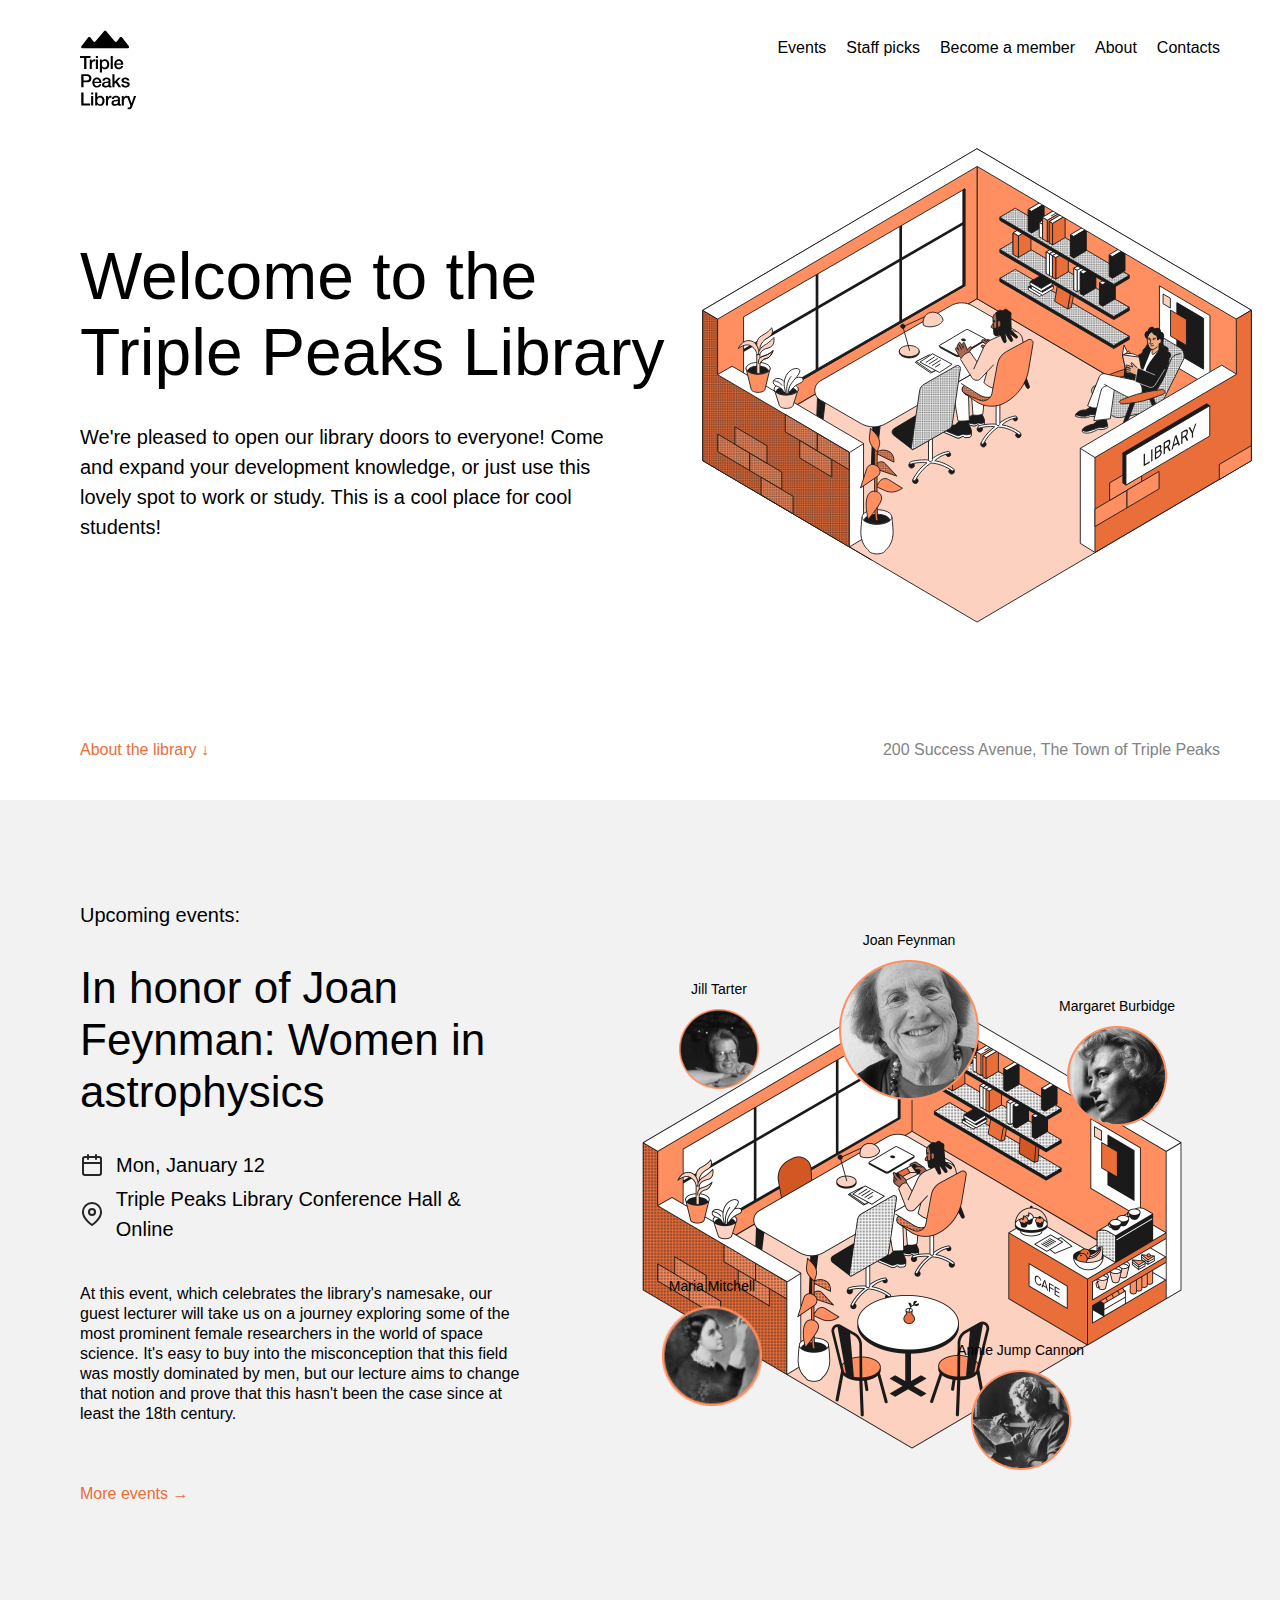
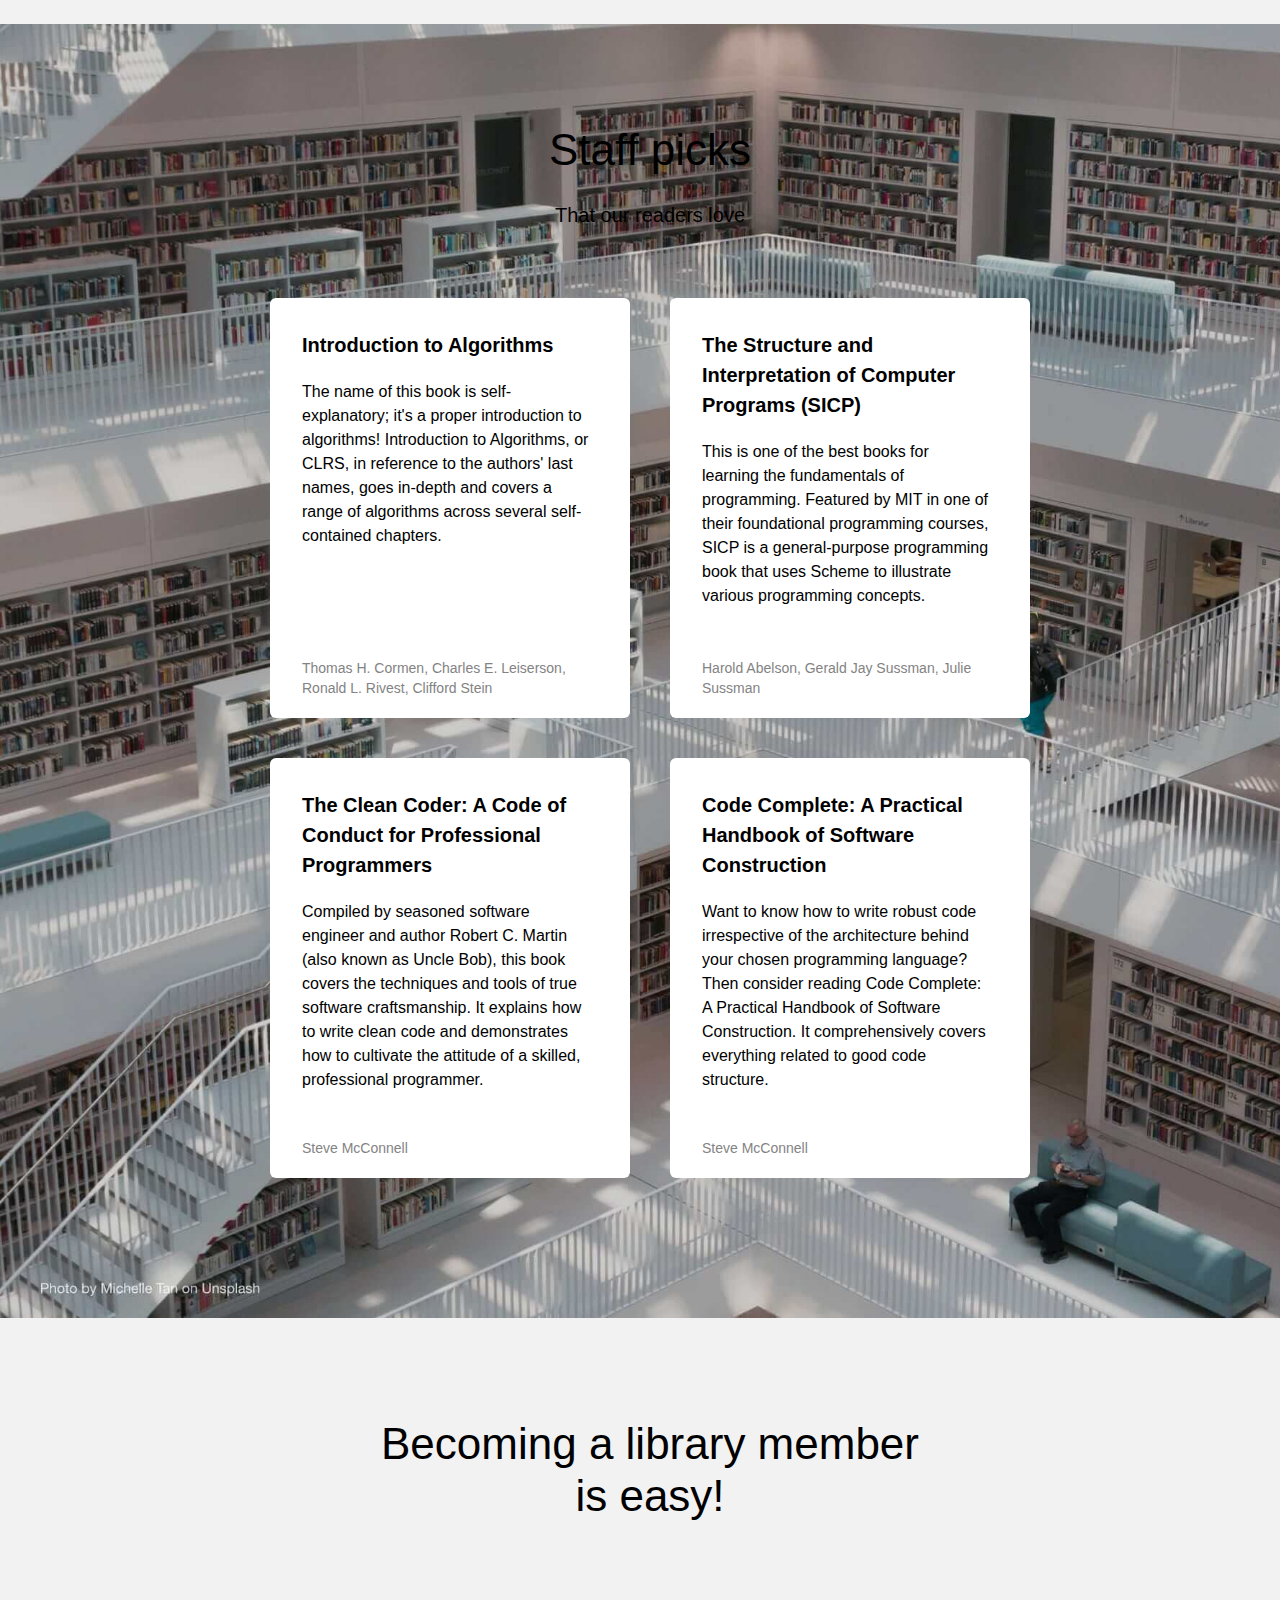
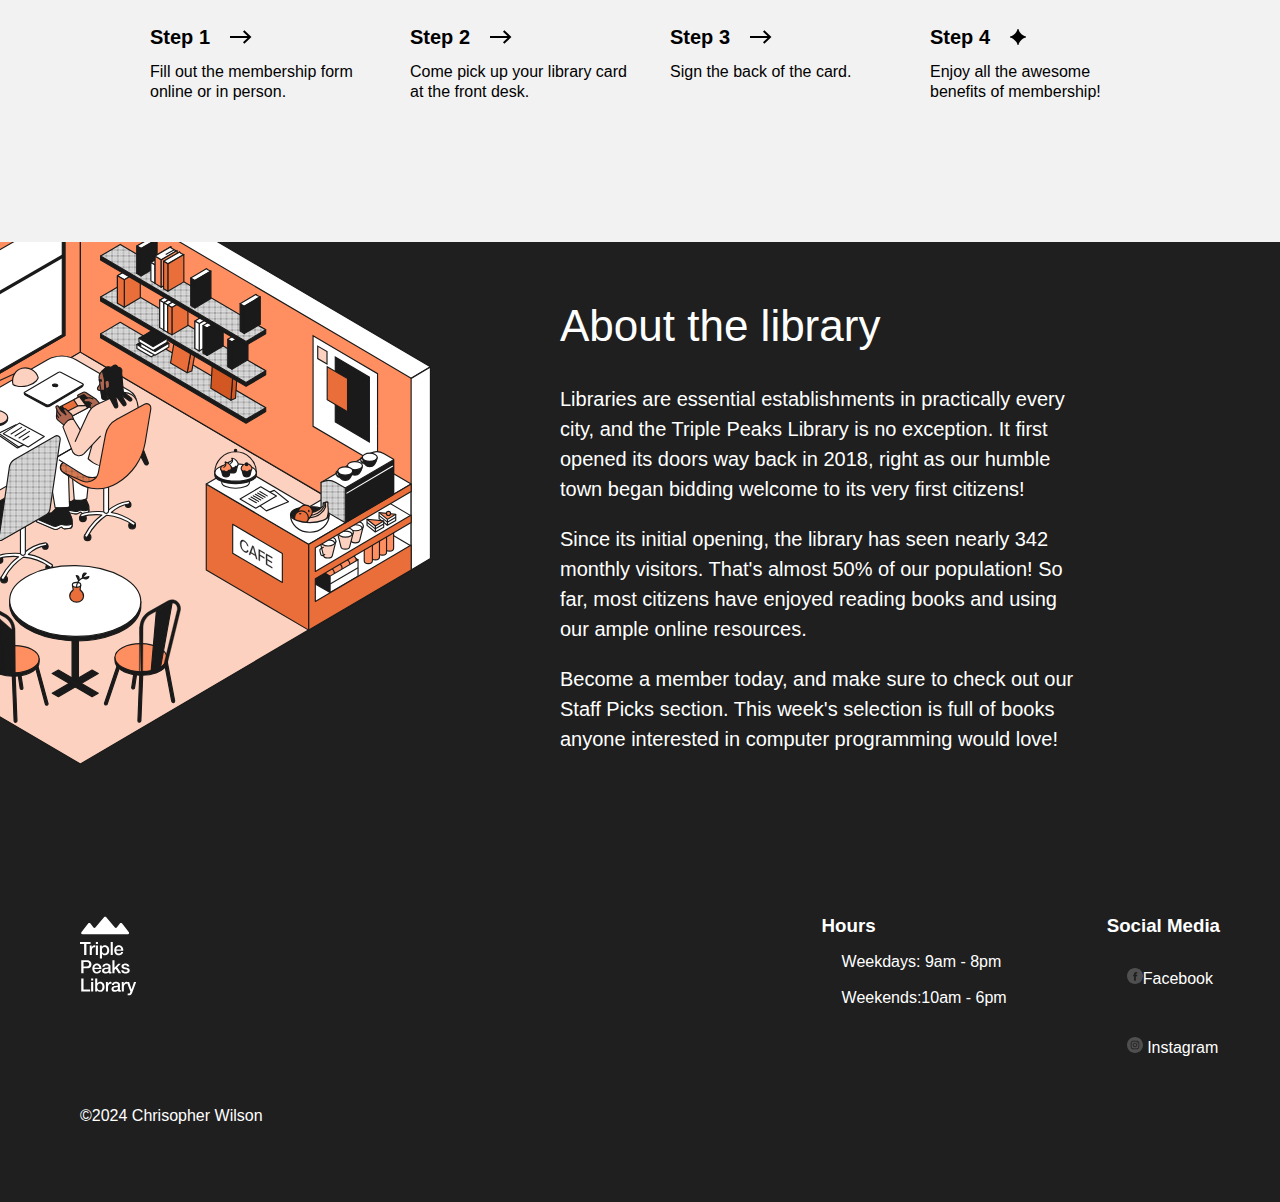
<file: se_project_library/index.html>
<!DOCTYPE html>
<html lang="en">
  <head>
    <meta charset="UTF-8" />
    <meta name="viewport" content="width=device-width, initial-scale=1.0" />
    <title>Triple Peaks Library</title>
    <link rel="shortcut icon" href="favicon.ico" />
    <link rel="stylesheet" href="./vendor/normalize.css" />
    <link rel="stylesheet" href="./styles/style.css" />
    <link
      href="https://fonts.cdnfonts.com/css/helvetica-neue-5"
      rel="stylesheet"
    />
  </head>

  <body>
    <div class="page">
      <header class="header">
        <nav class="nav">
          <img
            src="./images/logo.svg"
            alt="Triple Peaks Library Logo"
            class="nav__logo"
          />
          <ul class="nav__links">
            <li>
              <a class="nav__link" href="#events">Events</a>
            </li>
            <li>
              <a class="nav__link" href="#staff-picks">Staff picks</a>
            </li>
            <li>
              <a class="nav__link" href="#become-a-member">Become a member</a>
            </li>
            <li>
              <a class="nav__link" href="#about">About</a>
            </li>
            <li>
              <a class="nav__link" href="#footer">Contacts</a>
            </li>
          </ul>
        </nav>
        <h1 class="header__title">Welcome to the Triple Peaks Library</h1>
        <p class="header__description">
          We're pleased to open our library doors to everyone! Come and expand
          your development knowledge, or just use this lovely spot to work or
          study. This is a cool place for cool students!
        </p>
        <img
          src="./images/inside_the_library.svg"
          alt="Illustration 'Inside the library'"
          class="header__image"
        />
        <div class="header__footer">
          <a class="header__link" href="#about">About the library &darr;</a>
          <p class="header__address">
            200 Success Avenue, The Town of Triple Peaks
          </p>
        </div>
      </header>

      <main class="content">
        <section class="events" id="events">
          <div class="events__content">
            <h2 class="events__heading">Upcoming events:</h2>
            <h3 class="events__title">
              In honor of Joan Feynman: Women in astrophysics
            </h3>
            <div class="event-info events__info-section">
              <div class="event-info__item">
                <div
                  class="event-info__icon event-info__icon_type_calendar"
                ></div>
                <p class="event-info__text">Mon, January 12</p>
              </div>
              <div class="event-info__item">
                <div class="event-info__icon event-info__icon_type_pin"></div>
                <p class="event-info__text">
                  Triple Peaks Library Conference Hall & Online
                </p>
              </div>
            </div>
            <p class="events__description">
              At this event, which celebrates the library's namesake, our guest
              lecturer will take us on a journey exploring some of the most
              prominent female researchers in the world of space science. It's
              easy to buy into the misconception that this field was mostly
              dominated by men, but our lecture aims to change that notion and
              prove that this hasn't been the case since at least the 18th
              century.
            </p>
            <a href="#" class="events__more">More events &rarr;</a>
          </div>
          <div class="events__cover">
            <img
              src="./images/cafe-events.svg"
              alt="Illustration 'Inside the Cafe'"
              class="events__image"
            />
            <div class="person person_name_feynman">
              <p class="person__caption">Joan Feynman</p>
              <img
                src="./images/person_feynman.png"
                alt="picture 'Joan Feynman'"
                class="person__image person__image_size_l"
              />
            </div>
            <div class="person person_name_burbidge">
              <p class="person__caption">Margaret Burbidge</p>
              <img
                src="./images/person_burbidge.png"
                alt="picture 'Margaret Burbidge'"
                class="person__image person__image_size_m"
              />
            </div>
            <div class="person person_name_cannon">
              <p class="person__caption">Annie Jump Cannon</p>
              <img
                src="./images/person_cannon.png"
                alt="picture 'Annie Jump Cannon'"
                class="person__image person__image_size_m"
              />
            </div>
            <div class="person person_name_mitchell">
              <p class="person__caption">Maria Mitchell</p>
              <img
                src="./images/person_mitchell.png"
                alt="picture 'Maria Mitchell'"
                class="person__image person__image_size_m"
              />
            </div>
            <div class="person person_name_tarter">
              <p class="person__caption">Jill Tarter</p>
              <img
                src="./images/person_tarter.png"
                alt="picture 'Jill Tarter'"
                class="person__image person__image_size_s"
              />
            </div>
          </div>
        </section>

        <section class="staff">
          <h2 class="staff__title" id="staff-picks">Staff picks</h2>
          <p class="staff__subtitle">That our readers love</p>
          <ul class="staff__cards">
            <li class="card">
              <div class="card__content">
                <h3 class="card__title">Introduction to Algorithms</h3>
                <p class="card__text">
                  The name of this book is self-explanatory; it's a proper
                  introduction to algorithms! Introduction to Algorithms, or
                  CLRS, in reference to the authors' last names, goes in-depth
                  and covers a range of algorithms across several self-contained
                  chapters.
                </p>
                <p class="card__footer">
                  Thomas H. Cormen, Charles E. Leiserson, Ronald L. Rivest,
                  Clifford Stein
                </p>
              </div>
            </li>

            <li class="card">
              <div class="card__content">
                <h3 class="card__title">
                  The Structure and Interpretation of Computer Programs (SICP)
                </h3>
                <p class="card__text">
                  This is one of the best books for learning the fundamentals of
                  programming. Featured by MIT in one of their foundational
                  programming courses, SICP is a general-purpose programming
                  book that uses Scheme to illustrate various programming
                  concepts.
                </p>
                <p class="card__footer">
                  Harold Abelson, Gerald Jay Sussman, Julie Sussman
                </p>
              </div>
            </li>

            <li class="card">
              <div class="card__content">
                <h3 class="card__title">
                  The Clean Coder: A Code of Conduct for Professional
                  Programmers
                </h3>
                <p class="card__text">
                  Compiled by seasoned software engineer and author Robert C.
                  Martin (also known as Uncle Bob), this book covers the
                  techniques and tools of true software craftsmanship. It
                  explains how to write clean code and demonstrates how to
                  cultivate the attitude of a skilled, professional programmer.
                </p>
                <p class="card__footer">Steve McConnell</p>
              </div>
            </li>

            <li class="card">
              <div class="card__content">
                <h3 class="card__title">
                  Code Complete: A Practical Handbook of Software Construction
                </h3>
                <p class="card__text">
                  Want to know how to write robust code irrespective of the
                  architecture behind your chosen programming language? Then
                  consider reading Code Complete: A Practical Handbook of
                  Software Construction. It comprehensively covers everything
                  related to good code structure.
                </p>
                <p class="card__footer">Steve McConnell</p>
              </div>
            </li>
          </ul>
        </section>

        <section class="membership">
          <h2 class="membership__title" id="become-a-member">
            Becoming a library member is easy!
          </h2>
          <ul class="membership__steps">
            <li class="step">
              <h3 class="step__title">
                Step 1
                <img
                  src="./images/icon_step_forward.svg"
                  alt="icon forward"
                  class="step__icon"
                />
              </h3>
              <p class="step__description">
                Fill out the membership form online or in person.
              </p>
            </li>
            <li class="step">
              <h3 class="step__title">
                Step 2
                <img
                  src="./images/icon_step_forward.svg"
                  alt="icon forward"
                  class="step__icon"
                />
              </h3>
              <p class="step__description">
                Come pick up your library card at the front desk.
              </p>
            </li>
            <li class="step">
              <h3 class="step__title">
                Step 3
                <img
                  src="./images/icon_step_forward.svg"
                  alt="icon forward"
                  class="step__icon"
                />
              </h3>
              <p class="step__description">Sign the back of the card.</p>
            </li>
            <li class="step">
              <h3 class="step__title">
                Step 4
                <img
                  src="./images/icon_step_finish.svg"
                  alt="icon finish"
                  class="step__icon"
                />
              </h3>
              <p class="step__description">
                Enjoy all the awesome benefits of membership!
              </p>
            </li>
          </ul>
        </section>

        <section class="about">
          <img
            class="about__image"
            src="./images/cafe-about.svg"
            alt="Illustration 'Cafe'"
          />
          <div class="about__content">
            <h2 class="about__title" id="about">About the library</h2>
            <p class="about__paragraph">
              Libraries are essential establishments in practically every city,
              and the Triple Peaks Library is no exception. It first opened its
              doors way back in 2018, right as our humble town began bidding
              welcome to its very first citizens!
            </p>
            <p class="about__paragraph">
              Since its initial opening, the library has seen nearly 342 monthly
              visitors. That's almost 50% of our population! So far, most
              citizens have enjoyed reading books and using our ample online
              resources.
            </p>
            <p class="about__paragraph">
              Become a member today, and make sure to check out our Staff Picks
              section. This week's selection is full of books anyone interested
              in computer programming would love!
            </p>
          </div>
        </section>
      </main>
      <footer class="footer" id="footer">
        <section class="footer__columns">
          <div class="footer__column">
            <img
              src="images/logo_white.svg"
              alt="Triple Ten Logo"
              class="footer__logo"
            />
          </div>
          <div class="footer__column footer__column_content_hours">
            <h3 class="footer__column-heading">Hours</h3>
            <ul class="'footer__list">
              <li class="footer__list-item">Weekdays: 9am - 8pm</li>
              <li class="footer__list-item">Weekends:10am - 6pm</li>
            </ul>
          </div>
          <div class="footer__column footer__column_content_social">
            <h3 class="footer__column-heading">Social Media</h3>
            <ul class="'footer__list">
              <li class="footer__list-item">
                <a class="footer__column-link" href="#">
                  <p>
                    <img
                      class="footer__social-icon"
                      src="images/facebook_white.svg"
                      alt="FB logo"
                    />Facebook
                  </p>
                </a>
              </li>
              <li class="footer__list-item">
                <a class="footer__column-link" href="#">
                  <p>
                    <img
                      class="footer__social-icon"
                      src="images/instagram_white.svg"
                      alt="IG logo"
                    />
                    Instagram
                  </p>
                </a>
              </li>
            </ul>
          </div>
        </section>
        <p>©2024 Chrisopher Wilson</p>
      </footer>
    </div>
  </body>
</html>
</file>
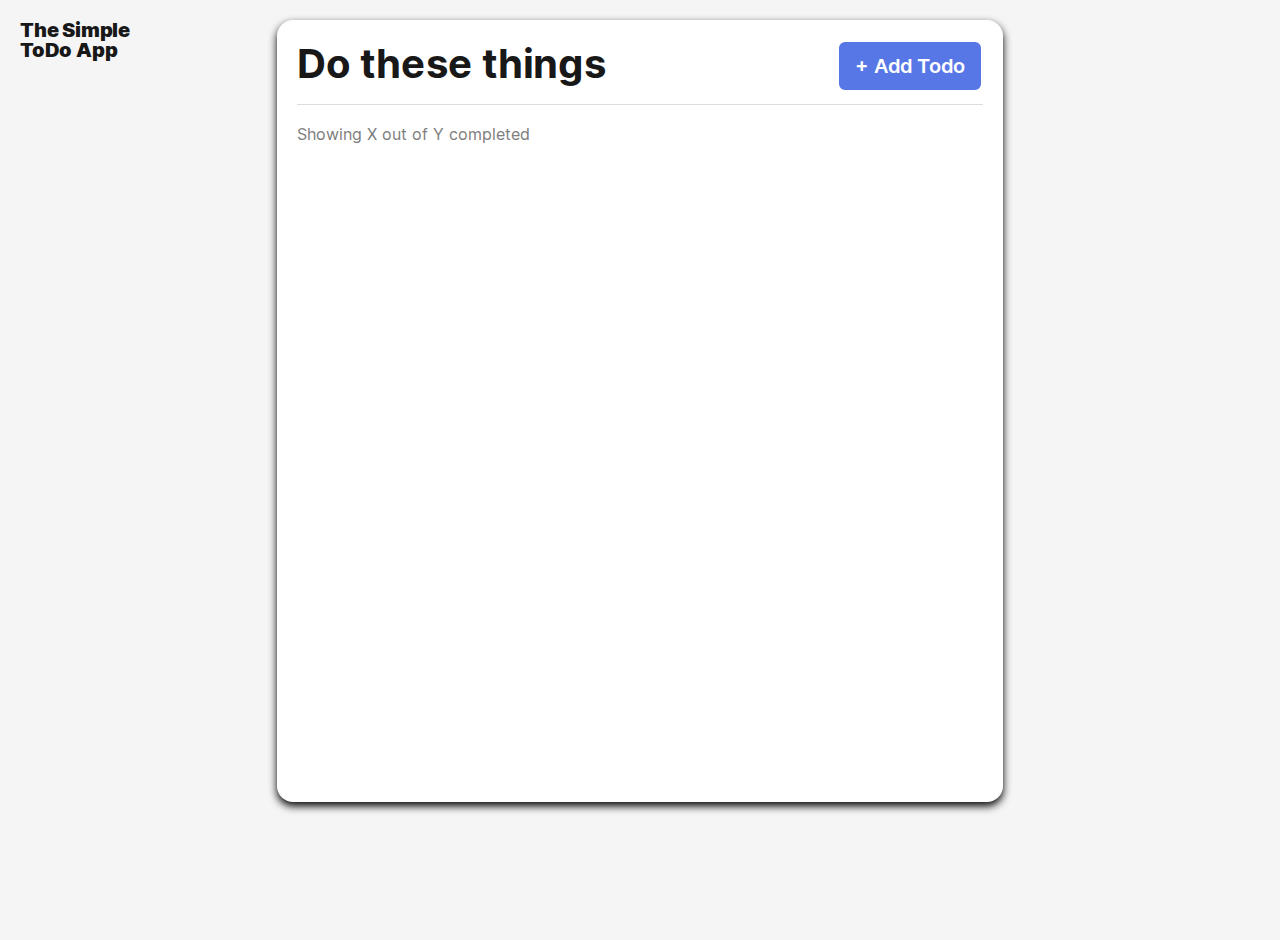
<file: se_project_todo-app-main/index.html>
<!DOCTYPE html>
<html lang="en">
  <head>
    <meta charset="UTF-8" />
    <meta name="viewport" content="width=device-width, initial-scale=1.0" />
    <title>Simple ToDo App</title>
    <link rel="stylesheet" href="./pages/index.css" />
  </head>

  <body>
    <div class="page">
      <div class="page__content">
        <header class="header">
          <h1 class="header__title">The Simple ToDo App</h1>
          <p class="header__banner">Do these things</p>
          <button class="button button_action_add header__button">
            + Add Todo
          </button>
          <div class="popup" id="add-todo-popup">
            <div class="popup__content">
              <h3 class="popup__title">Add new ToDo</h3>
              <button
                aria-label="Close modal"
                class="popup__close"
                type="button"
              ></button>
              <form
                class="popup__form"
                name="add-todo-form"
                id="add-todo-form"
                novalidate
              >
                <fieldset class="popup__fieldset">
                  <label class="popup__label" for="todo-name">
                    What needs to be done?
                    <input
                      class="popup__input"
                      id="todo-name"
                      maxlength="40"
                      minlength="2"
                      name="name"
                      placeholder="Write here"
                      required
                      type="text"
                    />
                    <span class="popup__error" id="todo-name-error"></span>
                  </label>
                  <label class="popup__label" for="todo-date">
                    When does it need to be done? (optional)
                    <input
                      class="popup__input popup__input_type_date"
                      id="todo-date"
                      name="date"
                      type="date"
                      min="2023-01-01"
                      max="3000-12-31"
                    />
                    <span class="popup__error" id="todo-date-error"></span>
                  </label>
                </fieldset>
                <button class="button popup__button" type="submit">
                  Create
                </button>
              </form>
            </div>
          </div>
        </header>
        <main>
          <section class="counter">
            <h2 class="counter__text">Showing X out of Y completed</h2>
          </section>
          <section class="todos">
            <ul class="todos__list">
              <template id="todo-template">
                <li class="todo">
                  <label class="todo__label" for="">
                    <input class="todo__completed" id="" type="checkbox" />
                    <span class="todo__name"></span>
                    <span class="todo__date"></span>
                  </label>
                  <ul class="todo__buttons">
                    <!-- List is used to support future additional buttons -->
                    <li>
                      <button class="todo__delete-btn" type="button"></button>
                    </li>
                  </ul>
                </li>
              </template>
            </ul>
          </section>
          <script type='module' src="./pages/index.js"></script>
        </main>
      </div>
    </div>
  </body>
</html>
</file>
<file: se_project_library/styles/style.css>
.page {
  min-width: 1300px;
  max-width: 1600px;
  margin: 0 auto;
  font-family: "Helvetica Neue", arial, sans-serif;
  font-size: 16px;
  line-height: 20px;
}

.header {
  display: flex;
  flex-direction: column;
  height: 100vh;
  min-height: 720px;
  max-height: 800px;
  padding: 30px 80px 40px;
  position: relative;
  box-sizing: border-box;
}

.header__title {
  margin-top: 128px;
  margin-bottom: 0px;
  max-width: 601px;
  font-size: 66px;
  line-height: 76px;
  font-weight: 500;
  color: #000000;
}

.header__description {
  margin-top: 32px;
  margin-bottom: 0px;
  max-width: 532px;
  font-size: 20px;
  line-height: 30px;
  color: #000000;
}

.header__image {
  z-index: 1;
  max-width: 550px;
  position: absolute;
  top: 148px;
  right: 48px;
}

.header__footer {
  margin-top: auto;
  width: 100%;
  display: flex;
  align-items: center;
  justify-content: space-between;
  box-sizing: border-box;
}

.header__link {
  color: #e96e3a;
  text-decoration: none;
}

.header__link:hover {
  color: #d35722;
  text-decoration: none;
}

.header__address {
  margin: 0;
  color: #838383;
}

.nav {
  display: flex;
  justify-content: space-between;
}

.nav__logo {
  height: 80px;
  width: 57px;
}

.nav__links {
  display: flex;
  column-gap: 20px;
  list-style-type: none;
  margin: 8px 0 0;
  padding: 0;
}

.nav__link {
  color: #000000;
  text-decoration: none;
  font-weight: 500;
}

.nav__link:hover {
  color: #d35722;
  text-decoration: none;
  font-weight: 500;
}

.events {
  padding: 100px 0 120px 80px;
  display: flex;
  align-items: start;
  justify-content: space-between;
  box-sizing: border-box;
  background-color: #f2f2f2;
}

.events__content {
  flex-basis: 580px;
}

.events__heading {
  font-size: 20px;
  font-weight: 500;
  line-height: 30px;
  margin: 0;
}

.events__title {
  font-size: 44px;
  font-weight: 500;
  line-height: 52px;
  margin: 32px 0 0;
}

.events__info-section {
  margin-top: 32px;
}

.event-info__item {
  display: flex;
  align-items: center;
  margin-bottom: 4px;
  font-weight: 500;
}

.event-info__icon {
  background-repeat: no-repeat;
  background-position: center;
  margin-right: 12px;
  width: 24px;
  height: 24px;
}

.event-info__icon_type_calendar {
  background-image: url(../images/icon_calendar.svg);
}

.event-info__icon_type_pin {
  background-image: url(../images/icon_pin.svg);
}

.event-info__text {
  font-size: 20px;
  font-weight: 500;
  line-height: 30px;
  margin: 0;
}

.events__description {
  margin: 40px 0 60px;
}

.events__more {
  color: #e96e3a;
  text-decoration: none;
}

.events__more:hover {
  color: #d35722;
  text-decoration: none;
}

.events__cover {
  flex-grow: 1;
  flex-shrink: 0;
  flex-basis: 780px;
  max-width: 780px;
  position: relative;
}

.events__image {
  max-width: 100%;
}

.person {
  position: absolute;
  display: flex;
  align-items: center;
  flex-direction: column;
  gap: 10px;
}

.person_name_feynman {
  top: 30px;
  left: 319px;
}

.person_name_burbidge {
  top: 96px;
  right: 125px;
}

.person_name_cannon {
  bottom: 18px;
  right: 216px;
}

.person_name_mitchell {
  bottom: 82px;
  left: 142px;
}

.person_name_tarter {
  top: 79px;
  left: 159px;
}

.person__image {
  max-width: 100%;
}

.person__image_size_l {
  width: 140px;
}

.person__image_size_m {
  width: 100px;
}

.person__image_size_s {
  width: 80px;
}

.person__caption {
  text-align: center;
  font-size: 14px;
  margin: 0;
}
.staff {
  padding: 100px 0 140px;
  background-image: url(../images/staff_picks_background.jpg);
  background-size: cover;
}

.staff__title {
  text-align: center;
  font-size: 44px;
  line-height: 52px;
  margin: 0 0 24px;
  font-weight: 500;
}

.staff__subtitle {
  text-align: center;
  font-size: 20px;
  line-height: 30px;
  font-weight: 400;
  margin: 0;
}

.staff__cards {
  max-width: 760px;
  margin: 60px auto auto auto;
  margin-top: 68px;
  display: flex;
  flex-wrap: wrap;
  gap: 40px;
  justify-content: center;
  list-style-type: none;
  padding-left: 0px;
}

.card {
  background-color: #fff;
  border-radius: 6px;
  padding: 32px 40px 20px 32px;
  box-sizing: border-box;
  height: 420px;
  width: 360px;
}

.card__content {
  width: 100%;
  height: 100%;
  display: flex;
  flex-direction: column;
}

.card__title {
  font-size: 20px;
  line-height: 30px;
  font-weight: 700;
  margin: 0;
}

.card__text {
  margin: 20px 0 0;
  font-size: 16px;
  line-height: 24px;
}

.card__footer {
  margin: 0;
  font-size: 14px;
  line-height: 20px;
  color: #838383;
  margin-top: auto;
}

.membership {
  padding: 100px 0 140px;
  background-color: #f2f2f2;
}

.membership__title {
  max-width: 574px;
  margin: 0 auto;
  text-align: center;
  font-size: 44px;
  font-weight: 500;
  line-height: 52px;
}

.membership__steps {
  list-style-type: none;
  padding: 0;
  margin: 100px 0 0;
  display: flex;
  justify-content: center;
  gap: 0px 40px;
}

.step {
  width: 220px;
}

.step__title {
  margin: 0;
  font-size: 20px;
  line-height: 30px;
  font-weight: 700;
  display: flex;
  align-items: center;
}

.step__icon {
  margin-left: 20px;
}

.step__description {
  margin: 10px 0 0;
}

.about {
  padding: 58px 220px 82px 560px;
  background-color: #1f1f1f;
  color: #fff;
  overflow: hidden;
  position: relative;
  box-sizing: border-box;
  display: flex;
}

.about__title {
  margin: 0 0 32px;
  font-size: 44px;
  line-height: 52px;
  font-weight: 500;
}

.about__content {
  font-size: 20px;
  line-height: 30px;
  font-weight: 400;
  max-width: 660px;
}

.about__image {
  width: 703px;
  position: absolute;
  top: -82.5px;
  left: -271px;
}

.about__paragraph {
  margin: none auto 20px;
}

.about__paragraph:last-of-type {
  margin: none auto;
}

.footer {
  box-sizing: border-box;
  background-color: #1f1f1f;
  color: #ffffff;
  padding: 60px 80px;
  font-size: 16px;
  line-height: 20px;
}

.footer__columns {
  display: flex;
}

.footer__column_content_hours {
  margin-left: auto;
}

.footer__column_content_social {
  margin-left: 80px;
}

.footer__logo {
  width: 57px;
  height: 80px;
}

.footer__list {
  list-style-type: none;
  padding: 0;
  margin: 0;
}

.footer__list-item {
  margin: 0 0 16px;
  padding: 0;
  list-style-type: none;
  text-indent: none;
}

.footer__column-heading {
  margin: 0 0 0 20px;
}

.footer__column-link {
  color: white;
  font-size: 16px;
  line-height: 20px;
  text-decoration: none;
  display: flex;
  gap: 10px;
}

.footer__column-link:hover {
  color: #c1c1c1;
  font-size: 16px;
  line-height: 20px;
}

.footer__social-icon {
  width: 16px;
  height: 16px;
}

.footer__copyright {
  margin: 108px 0 0;
}
</file>
<file: se_project_todo-app-main/pages/index.css>
@import url("../vendor/normalize.css");
@import url("../vendor/fonts.css");
@import url("../blocks/page.css");
@import url("../blocks/header.css");
@import url("../blocks/form.css");
@import url("../blocks/popup.css");
@import url("../blocks/button.css");
@import url("../blocks/counter.css");
@import url("../blocks/todos.css");
@import url("../blocks/todo.css");
</file>
